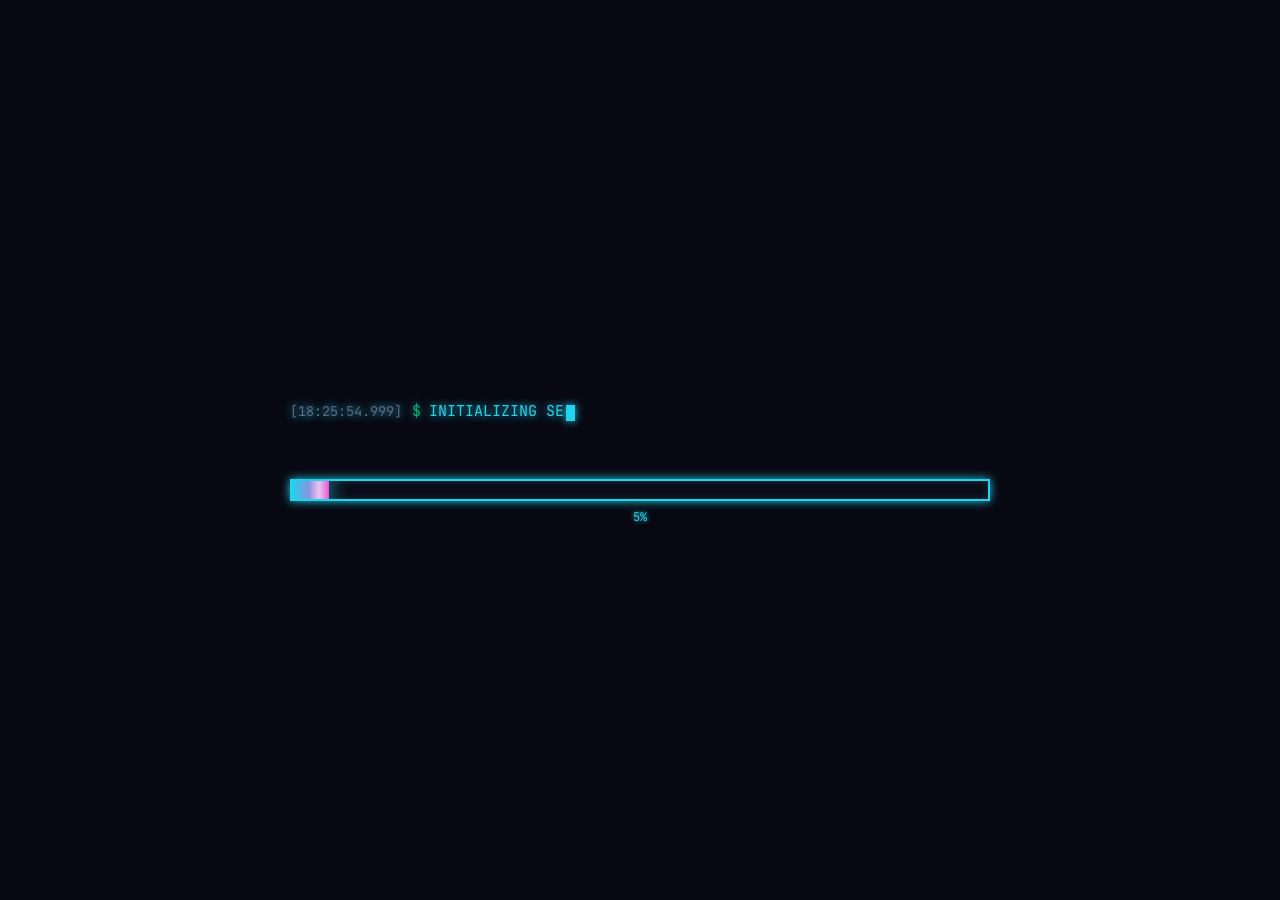
<file: index.html>
<!DOCTYPE html>
<html lang="zh-CN">
<head>
    <meta charset="UTF-8">
    <meta name="viewport" content="width=device-width, initial-scale=1.0, maximum-scale=5.0, user-scalable=yes, viewport-fit=cover">
    <title>🔐 SECRET GIFT TERMINAL</title>
    <!--
    ╔══════════════════════════════════════════════════════════════════╗
    ║           赛博朋克生日贺卡 - Cyberpunk Birthday Card             ║
    ║                    By VibeCoding Generator                       ║
    ╚══════════════════════════════════════════════════════════════════╝
    -->

    <!-- Google Fonts: JetBrains Mono -->
    <link rel="preconnect" href="https://fonts.googleapis.com">
    <link rel="preconnect" href="https://fonts.gstatic.com" crossorigin>
    <link href="https://fonts.googleapis.com/css2?family=JetBrains+Mono:wght@300;400;500;700&display=swap" rel="stylesheet">

    <!-- 外部样式表 -->
    <link rel="stylesheet" href="styles.css">

    <!-- 从太空回忆录返回时：立刻隐藏启动页，避免开机动画闪现一帧 -->
    <script>
        (function () {
            try {
                if (sessionStorage.getItem('birthday.skipBoot') !== '1') return;
                var style = document.createElement('style');
                style.textContent = '#boot-screen{display:none!important}';
                document.head.appendChild(style);
            } catch (err) { /* 隐私模式下忽略 */ }
        })();
    </script>
</head>
<body>
    <!-- ═══════════════════════════════════════════════════════════════
         Canvas背景层 - 粒子效果
         ═══════════════════════════════════════════════════════════════ -->
    <canvas id="particle-canvas"></canvas>

    <!-- ═══════════════════════════════════════════════════════════════
         Matrix数字雨Canvas
         ═══════════════════════════════════════════════════════════════ -->
    <canvas id="matrix-canvas"></canvas>

    <!-- ═══════════════════════════════════════════════════════════════
         扫描线效果层
         ═══════════════════════════════════════════════════════════════ -->
    <div class="scanlines" id="scanlines"></div>

    <!-- ═══════════════════════════════════════════════════════════════
         弹幕容器
         ═══════════════════════════════════════════════════════════════ -->
    <div class="danmaku-container" id="danmaku-container"></div>

    <!-- ═══════════════════════════════════════════════════════════════
         阶段1: 启动加载页
         ═══════════════════════════════════════════════════════════════ -->
    <div class="boot-screen" id="boot-screen">
        <div class="boot-content" id="boot-texts"></div>
        <div class="progress-bar">
            <div class="progress-fill" id="progress-fill"></div>
        </div>
        <div class="progress-text" id="progress-text">0%</div>
        <div class="press-key hidden" id="press-key">[ PRESS ANY KEY / CLICK TO UNLOCK ]</div>
    </div>

    <!-- ═══════════════════════════════════════════════════════════════
         阶段2: 主内容区
         ═══════════════════════════════════════════════════════════════ -->
    <div class="main-content" id="main-content">
        <div class="terminal-card">
            <!-- 标题 -->
            <div class="title-container">
                <h1 class="main-title" id="main-title">HAPPY BIRTHDAY</h1>
            </div>

            <!-- 祝福语区域 -->
            <div class="wishes-container" id="wishes-container"></div>

            <!-- 交互按钮 -->
            <div class="buttons-container">
                <button class="cyber-btn" id="btn-gallery">📸 打开记忆相册</button>
                <button class="cyber-btn" id="btn-danmaku">🎊 赛博弹幕雨</button>
                <button class="cyber-btn" id="btn-milktea">🧋 小宝喝奶茶</button>
            </div>
        </div>

        <!-- 底部签名 -->
        <div class="footer-signature">
            this cyber gift made for you ♡
        </div>
    </div>

    <!-- ═══════════════════════════════════════════════════════════════
         阶段3: 图片画廊弹窗
         ═══════════════════════════════════════════════════════════════ -->
    <div class="gallery-modal" id="gallery-modal">
        <div class="gallery-container">
            <div class="gallery-title">>> MEMORY GALLERY <<</div>
            <div class="gallery-image" id="gallery-image">
                <!-- 此处替换为照片 - 使用SVG占位 -->
                <svg width="200" height="200" viewBox="0 0 200 200" xmlns="http://www.w3.org/2000/svg">
                    <rect width="200" height="200" fill="#0d0d1a"/>
                    <circle cx="100" cy="80" r="40" fill="#22d3ee" opacity="0.3"/>
                    <rect x="50" y="130" width="100" height="50" rx="5" fill="#ff4dd2" opacity="0.3"/>
                    <text x="100" y="195" text-anchor="middle" fill="#a78bfa" font-size="12" font-family="monospace">
                        [照片位置 1/3]
                    </text>
                </svg>
            </div>
            <div class="gallery-nav">
                <button class="cyber-btn" id="gallery-prev">◄ 上一张</button>
                <button class="cyber-btn" id="gallery-next">下一张 ►</button>
            </div>
            <button class="cyber-btn gallery-close" id="gallery-close">关闭画廊</button>
        </div>
    </div>

    <!-- ═══════════════════════════════════════════════════════════════
         奶茶祝福弹窗
         ═══════════════════════════════════════════════════════════════ -->
    <div class="milktea-modal" id="milktea-modal" role="dialog" aria-modal="true" aria-labelledby="milktea-title">
        <div class="milktea-card">
            <div class="milktea-sticker" aria-hidden="true">🧋🎂</div>
            <div class="milktea-title" id="milktea-title">>> MILK TEA PROTOCOL <<</div>
            <p class="milktea-message">生日就是要大口喝奶茶大口吃蛋糕，长胖什么的就留给明天的自己吧！</p>
            <div class="milktea-redpacket">
                <span class="milktea-redpacket-label">口令红包：</span>
                <span class="milktea-redpacket-code" id="milktea-code">（先空出来）</span>
            </div>
            <button class="cyber-btn milktea-close" id="milktea-close">收下奶茶</button>
        </div>
    </div>

    <!-- 外部脚本 -->
    <script src="script.js"></script>
</body>
</html>
</file>
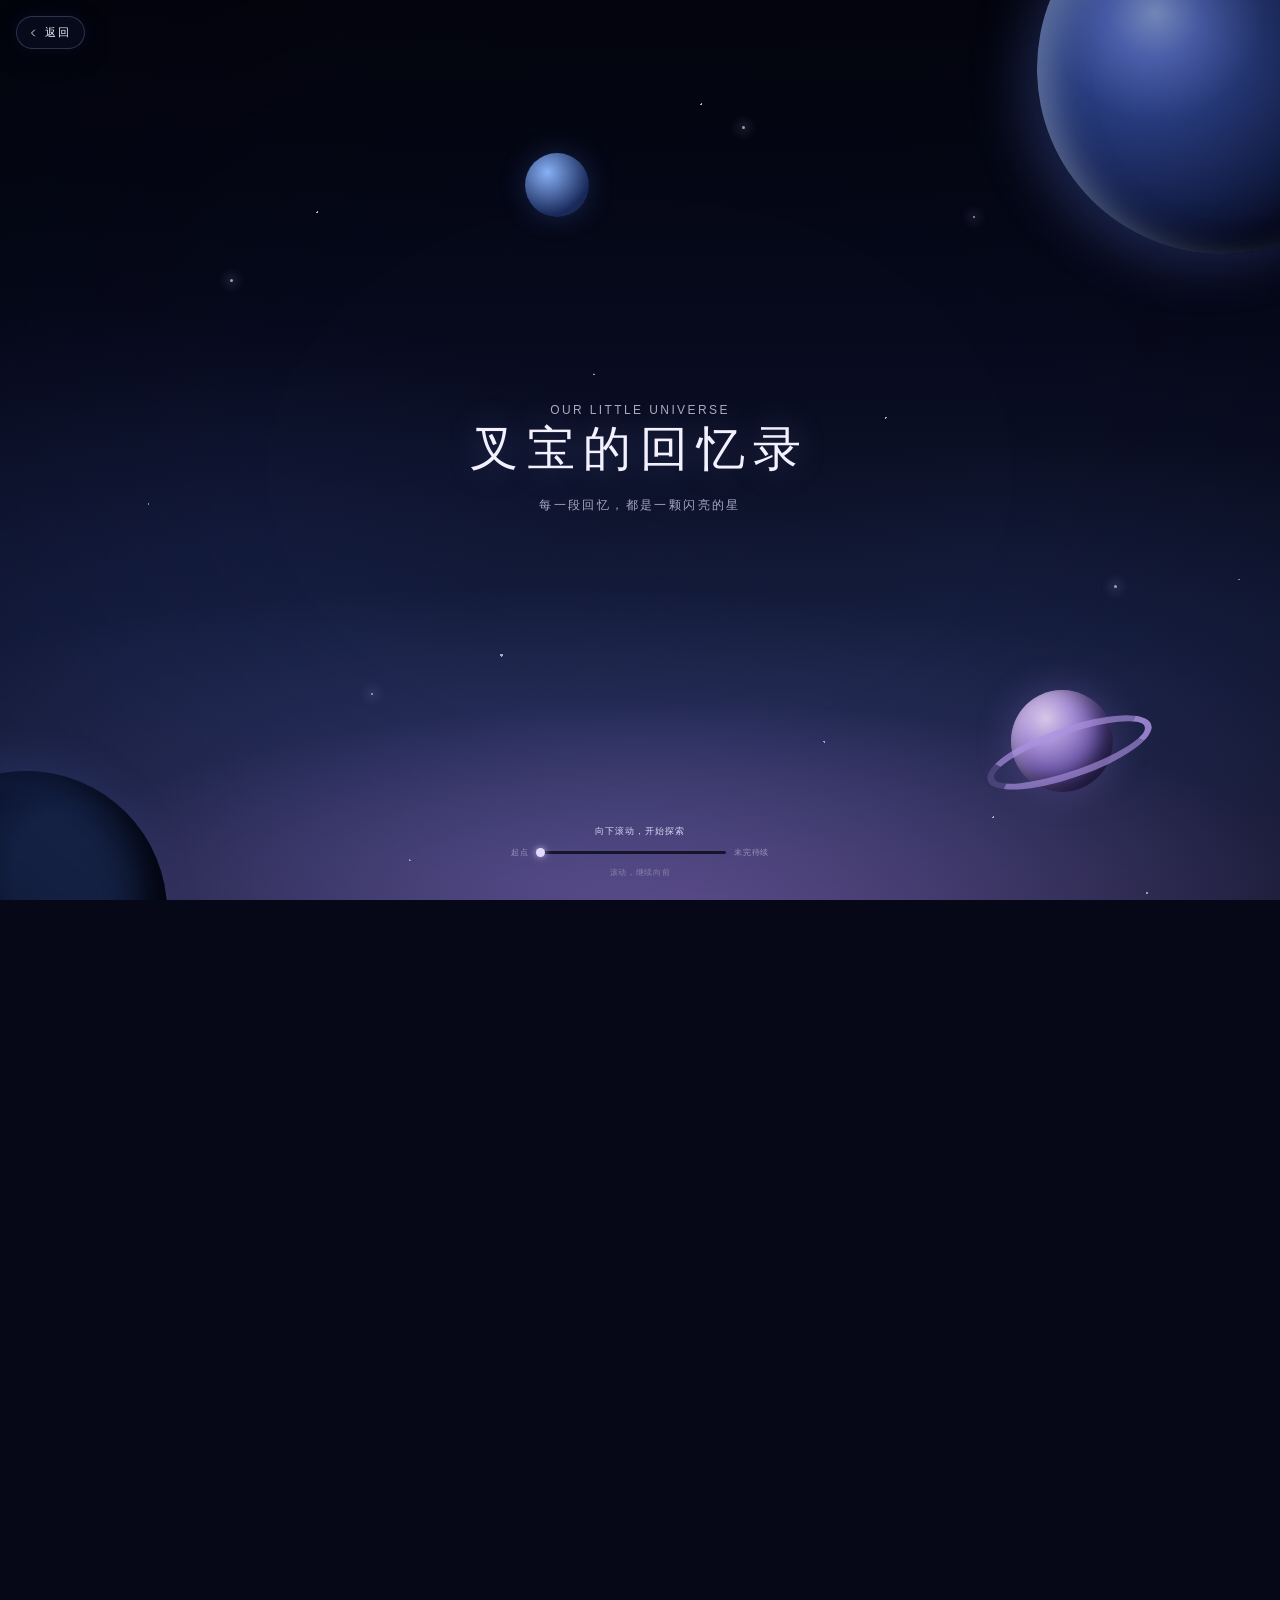
<file: space-memory.html>
<!doctype html>
<html lang="zh-CN">
<head>
  <meta charset="utf-8">
  <meta name="viewport" content="width=device-width, initial-scale=1">
  <meta name="theme-color" content="#070817">
  <title>叉宝的回忆录</title>
  <style>
    :root {
      color-scheme: dark;
      --ink: #f3f1ff;
      --muted: #aaa9c5;
      --lavender: #c7a7ff;
      --scene-progress: 0;
      font-family: Inter, "SF Pro Display", "PingFang SC", "Microsoft YaHei", sans-serif;
    }
    * { box-sizing: border-box; }
    html { background: #070817; scroll-behavior: smooth; }
    body { margin: 0; color: var(--ink); background: #070817; }
    .memory-experience { position: relative; isolation: isolate; overflow: clip; background: #070817; }
    .scroll-track { height: 500vh; position: relative; }
    .universe {
      position: sticky;
      top: 0;
      height: 100svh;
      min-height: 560px;
      overflow: hidden;
      background:
        radial-gradient(ellipse 72% 34% at 53% 104%, rgba(159, 119, 213, .52), transparent 76%),
        radial-gradient(ellipse 96% 42% at 42% 98%, rgba(91, 105, 190, .38), transparent 78%),
        radial-gradient(ellipse 68% 35% at 88% 76%, rgba(49, 65, 139, .23), transparent 78%),
        radial-gradient(ellipse 78% 50% at 8% 72%, rgba(35, 48, 110, .36), transparent 76%),
        linear-gradient(180deg, #03040d 0%, #070a1d 38%, #111832 70%, #242343 100%);
      perspective: 900px;
    }
    .universe::before, .universe::after {
      content: ""; position: absolute; inset: -10%; pointer-events: none;
    }
    .universe::before {
      opacity: .78;
      background-image:
        radial-gradient(1px 1px at 7% 15%, #fff 98%, transparent), radial-gradient(1px 1px at 18% 55%, #b9c9ff 98%, transparent),
        radial-gradient(1px 1px at 29% 28%, #fff 98%, transparent), radial-gradient(1.5px 1.5px at 41% 69%, #d5caff 98%, transparent),
        radial-gradient(1px 1px at 54% 18%, #fff 98%, transparent), radial-gradient(1px 1px at 66% 47%, #d3ddff 98%, transparent),
        radial-gradient(1.5px 1.5px at 78% 23%, #fff 98%, transparent), radial-gradient(1px 1px at 89% 62%, #c6bbff 98%, transparent),
        radial-gradient(1px 1px at 96% 11%, #fff 98%, transparent), radial-gradient(1px 1px at 11% 89%, #fff 98%, transparent),
        radial-gradient(1px 1px at 35% 88%, #d1d8ff 98%, transparent), radial-gradient(1px 1px at 73% 84%, #fff 98%, transparent),
        radial-gradient(1px 1px at 23% 8%, #fff 98%, transparent), radial-gradient(1px 1px at 47% 43%, #bfcaff 98%, transparent),
        radial-gradient(1px 1px at 83% 91%, #fff 98%, transparent), radial-gradient(1px 1px at 62% 77%, #d9d1ff 98%, transparent);
      background-size: 100% 100%;
      transform: translate3d(0, calc(var(--scene-progress) * -32px), 0);
    }
    .universe::after {
      background: radial-gradient(ellipse at 50% 52%, transparent 34%, rgba(2, 3, 12, .3) 76%, rgba(1, 2, 8, .64) 100%);
    }
    .star { position: absolute; width: 3px; height: 3px; border-radius: 50%; background: #f2eeff; box-shadow: 0 0 12px 2px rgba(200, 200, 255, .75); opacity: .7; animation: twinkle 3.5s ease-in-out infinite alternate; }
    .star.s1 { left: 18%; top: 31%; animation-delay: -1s; }
    .star.s2 { left: 76%; top: 24%; width: 2px; height: 2px; animation-delay: -2s; }
    .star.s3 { left: 87%; top: 65%; animation-delay: -.4s; }
    .star.s4 { left: 29%; top: 77%; width: 2px; height: 2px; animation-delay: -2.5s; }
    .star.s5 { left: 58%; top: 14%; animation-delay: -1.8s; }
    .planet { position: absolute; border-radius: 50%; pointer-events: none; will-change: transform; }
    .planet.one {
      width: clamp(140px, 22vw, 310px); aspect-ratio: 1; left: -9%; bottom: -17%;
      background: radial-gradient(circle at 68% 35%, #1b2c58 0 24%, #0b1230 51%, #050817 70%);
      box-shadow: inset -24px -12px 42px #01030b, inset 12px 3px 32px rgba(74, 112, 219, .28), -15px -8px 46px rgba(102, 133, 255, .2);
    }
    .planet.two {
      width: clamp(170px, 29vw, 400px); aspect-ratio: 1; right: -10%; top: -13%;
      background: radial-gradient(circle at 32% 35%, #a1bdff 0, #647ee1 13%, #314a9a 31%, #172455 57%, #070a1d 76%);
      box-shadow: inset 14px 12px 35px rgba(191, 214, 255, .56), inset -24px -8px 35px rgba(1, 4, 20, .9), -18px 12px 50px rgba(100, 133, 255, .28);
    }
    .planet.three {
      width: clamp(54px, 8vw, 108px); aspect-ratio: 1; right: 13%; bottom: 12%;
      background: radial-gradient(circle at 34% 28%, #f0dfff, #c3a7f4 24%, #856bc8 53%, #41376f 78%);
      box-shadow: inset -10px -8px 22px rgba(20, 14, 48, .8), inset 7px 4px 16px rgba(255, 239, 255, .4), 0 0 36px rgba(175, 141, 255, .28);
    }
    .planet.three::after { content: ""; position: absolute; width: 155%; height: 36%; left: -27%; top: 36%; border: 7px solid rgba(195, 166, 255, .68); border-left-color: rgba(195, 166, 255, .22); border-right-color: rgba(195, 166, 255, .9); border-radius: 50%; transform: rotate(-19deg); }
    .planet.four { width: clamp(38px, 5vw, 70px); aspect-ratio: 1; left: 41%; top: 17%; background: radial-gradient(circle at 35% 30%, #8db7ff, #18295a 70%); box-shadow: 0 0 28px rgba(92, 141, 255, .22); }
    .intro { position: absolute; inset: 0; z-index: 2; display: grid; place-content: center; text-align: center; padding: 24px; pointer-events: none; opacity: 1; transition: opacity .1s linear; }
    .intro.is-fading { transition: none; }
    .eyebrow { color: #c9c3e8; font-size: 10px; letter-spacing: .42em; text-transform: uppercase; margin: 0 0 18px; }
    .intro h1 { margin: 0; font-weight: 400; font-size: clamp(25px, 4vw, 48px); letter-spacing: .18em; text-shadow: 0 0 35px rgba(165, 166, 255, .28); }
    .intro p { margin: 16px 0 0; color: var(--muted); font-size: 12px; letter-spacing: .2em; }
    .memory-card {
      position: absolute; z-index: 3; top: 50%; left: 50%; width: min(290px, 34vw); min-width: 220px;
      padding: 12px; transform: translate3d(-50%, -50%) scale(.72); opacity: 0; visibility: hidden;
      background: rgba(13, 16, 37, .78); border: 1px solid rgba(199, 193, 255, .2); border-radius: 3px;
      box-shadow: 0 20px 70px rgba(0, 0, 0, .4), 0 0 36px rgba(107, 122, 255, .08); backdrop-filter: blur(12px);
      will-change: transform, opacity; transition: visibility .3s;
    }
    .memory-card.is-visible { visibility: visible; }
    .memory-photo {
      display: block; width: 100%; height: auto; overflow: hidden;
      border: 1px solid rgba(199, 193, 255, .18);
      background: linear-gradient(145deg, rgba(103, 117, 184, .2), rgba(13, 18, 44, .8)), radial-gradient(ellipse at 50% 100%, rgba(159, 122, 219, .18), transparent 55%);
    }
    .memory-card h2 { margin: 14px 2px 5px; font-size: 15px; font-weight: 400; letter-spacing: .06em; }
    .memory-card p { margin: 0 2px 3px; color: #9b9bb7; font-size: 10px; letter-spacing: .08em; }
    .memory-card:nth-of-type(odd) { --x: -148%; --y: -50%; }
    .memory-card:nth-of-type(even) { --x: 48%; --y: -50%; }
    .hud { position: absolute; z-index: 4; left: 50%; bottom: max(22px, env(safe-area-inset-bottom)); transform: translateX(-50%); width: min(310px, 62vw); text-align: center; }
    .chapter-label { min-height: 13px; margin-bottom: 5px; color: #dad5f4; font-size: 9px; letter-spacing: .12em; }
    .timeline { display: flex; align-items: center; justify-content: center; gap: 8px; }
    .timeline-label { flex: 0 0 auto; color: rgba(219, 215, 243, .56); font-size: 8px; letter-spacing: .08em; }
    .timeline input { appearance: none; -webkit-appearance: none; width: min(190px, 38vw); height: 3px; margin: 8px 0; border-radius: 3px; outline: 0; cursor: ew-resize; background: linear-gradient(to right, #d4caff 0%, #d4caff calc(var(--scene-progress) * 100%), rgba(12, 14, 28, .86) calc(var(--scene-progress) * 100%), rgba(12, 14, 28, .86) 100%); }
    .timeline input::-webkit-slider-thumb { appearance: none; -webkit-appearance: none; width: 9px; height: 9px; border: 0; border-radius: 50%; background: #e3dcff; box-shadow: 0 0 7px rgba(220, 208, 255, .8); }
    .timeline input::-moz-range-thumb { width: 9px; height: 9px; border: 0; border-radius: 50%; background: #e3dcff; box-shadow: 0 0 7px rgba(220, 208, 255, .8); }
    .scroll-hint { margin-top: 5px; color: rgba(210, 208, 235, .42); font-size: 8px; letter-spacing: .08em; }
    .closing-message {
      position: absolute; z-index: 5; top: 50%; left: 50%;
      transform: translate(-50%, -50%) scale(.96);
      width: min(680px, 84vw);
      padding: 40px 48px;
      text-align: center;
      color: var(--ink);
      font-size: clamp(15px, 1.8vw, 19px);
      line-height: 2.15;
      letter-spacing: .06em;
      background: rgba(13, 16, 37, .62);
      border: 1px solid rgba(199, 193, 255, .22);
      border-radius: 4px;
      backdrop-filter: blur(10px);
      box-shadow: 0 24px 70px rgba(0, 0, 0, .45), 0 0 50px rgba(107, 122, 255, .12);
      opacity: 0;
      pointer-events: none;
    }
    .closing-message p { margin: 0; }
    .closing-message::before, .closing-message::after {
      content: ""; display: block; width: 56px; height: 1px; margin: 0 auto;
      background: linear-gradient(to right, transparent, rgba(199, 167, 255, .55), transparent);
    }
    .closing-message::before { margin-bottom: 22px; }
    .closing-message::after { margin-top: 22px; }
    @keyframes twinkle { from { opacity: .25; transform: scale(.7); } to { opacity: .95; transform: scale(1.2); } }
    @keyframes nudge { 50% { transform: translateY(4px); } }
    .back-button {
      position: fixed; z-index: 10; top: max(16px, env(safe-area-inset-top)); left: max(16px, env(safe-area-inset-left));
      display: inline-flex; align-items: center; gap: 6px;
      padding: 8px 14px 8px 10px;
      color: var(--ink);
      font-family: inherit; font-size: 11px; letter-spacing: .14em;
      background: rgba(13, 16, 37, .58);
      border: 1px solid rgba(199, 193, 255, .22);
      border-radius: 999px;
      backdrop-filter: blur(10px);
      box-shadow: 0 6px 24px rgba(0, 0, 0, .35), 0 0 18px rgba(107, 122, 255, .1);
      cursor: pointer;
      transition: transform .18s ease, background .18s ease, border-color .18s ease;
      text-decoration: none;
    }
    .back-button:hover { background: rgba(31, 36, 74, .72); border-color: rgba(199, 193, 255, .42); transform: translateX(-2px); }
    .back-button:focus-visible { outline: 2px solid rgba(199, 167, 255, .7); outline-offset: 3px; }
    .back-button svg { width: 12px; height: 12px; stroke: currentColor; fill: none; stroke-width: 1.8; stroke-linecap: round; stroke-linejoin: round; }
    @media (max-width: 600px) {
      .universe { min-height: 500px; }
      .memory-card { width: min(250px, 66vw); min-width: 0; padding: 9px; }
      .memory-card { width: min(235px, 44vw); }
      .memory-card:nth-of-type(odd) { --x: -108%; --y: -50%; }
      .memory-card:nth-of-type(even) { --x: 8%; --y: -50%; }
      .planet.one { left: -22%; bottom: -8%; }
      .planet.two { right: -25%; top: -6%; }
      .planet.three { right: 7%; bottom: 20%; }
      .hud { bottom: max(24px, env(safe-area-inset-bottom)); }
    }
    @media (prefers-reduced-motion: reduce) {
      *, *::before, *::after { scroll-behavior: auto !important; animation-duration: .01ms !important; animation-iteration-count: 1 !important; }
    }
  </style>
</head>
<body>
  <a href="index.html" class="back-button" id="back-button" aria-label="返回主界面">
    <svg viewBox="0 0 24 24" aria-hidden="true"><path d="M15 6l-6 6 6 6"/></svg>
    <span>返回</span>
  </a>
  <main class="memory-experience" aria-label="太空回忆录">
    <div class="scroll-track" id="scroll-track">
      <section class="universe" id="universe" aria-label="滚动探索回忆">
        <i class="star s1"></i><i class="star s2"></i><i class="star s3"></i><i class="star s4"></i><i class="star s5"></i>
        <div class="planet one" data-depth=".18"></div><div class="planet two" data-depth=".32"></div>
        <div class="planet three" data-depth=".48"></div><div class="planet four" data-depth=".24"></div>
        <header class="intro"><p class="eyebrow">OUR LITTLE UNIVERSE</p><h1>叉宝的回忆录</h1><p>每一段回忆，都是一颗闪亮的星</p></header>
        <article class="memory-card" data-step="1" aria-label="回忆 26-6.1">
          <img class="memory-photo" src="photos/26_6_1.jpg" alt="26-6.1" loading="lazy"><p>26-6.1</p>
        </article>
        <article class="memory-card" data-step="2" aria-label="回忆 26-6.2">
          <img class="memory-photo" src="photos/26_6_2.jpg" alt="26-6.2" loading="lazy"><p>26-6.2</p>
        </article>
        <article class="memory-card" data-step="3" aria-label="回忆 26-6.3">
          <img class="memory-photo" src="photos/26_6_3.jpg" alt="26-6.3" loading="lazy"><p>26-6.3</p>
        </article>
        <article class="memory-card" data-step="4" aria-label="回忆 26-6.4">
          <img class="memory-photo" src="photos/26_6_4.jpg" alt="26-6.4" loading="lazy"><p>26-6.4</p>
        </article>
        <article class="memory-card" data-step="5" aria-label="回忆 26-7.1">
          <img class="memory-photo" src="photos/26_7_1.jpg" alt="26-7.1" loading="lazy"><p>26-7.1</p>
        </article>
        <article class="memory-card" data-step="6" aria-label="回忆 26-7.2">
          <img class="memory-photo" src="photos/26_7_2.jpg" alt="26-7.2" loading="lazy"><p>26-7.2</p>
        </article>
        <article class="memory-card" data-step="7" aria-label="回忆 26-7.3">
          <img class="memory-photo" src="photos/26_7_3.jpg" alt="26-7.3" loading="lazy"><p>26-7.3</p>
        </article>
        <article class="memory-card" data-step="8" aria-label="回忆 26-7.4">
          <img class="memory-photo" src="photos/26_7_4.jpg" alt="26-7.4" loading="lazy"><p>26-7.4</p>
        </article>
        <article class="memory-card" data-step="9" aria-label="回忆 26-8.1">
          <img class="memory-photo" src="photos/26_8_1.jpg" alt="26-8.1" loading="lazy"><p>26-8.1</p>
        </article>
        <article class="memory-card" data-step="10" aria-label="回忆 26-8.2">
          <img class="memory-photo" src="photos/26_8_2.jpg" alt="26-8.2" loading="lazy"><p>26-8.2</p>
        </article>
        <article class="memory-card" data-step="11" aria-label="回忆 26-8.3">
          <img class="memory-photo" src="photos/26_8_3.jpg" alt="26-8.3" loading="lazy"><p>26-8.3</p>
        </article>
        <article class="memory-card" data-step="12" aria-label="回忆 26-8.4">
          <img class="memory-photo" src="photos/26_8_4.jpg" alt="26-8.4" loading="lazy"><p>26-8.4</p>
        </article>
        <article class="memory-card" data-step="13" aria-label="回忆 26-9.1">
          <img class="memory-photo" src="photos/26_9_1.jpg" alt="26-9.1" loading="lazy"><p>26-9.1</p>
        </article>
        <article class="memory-card" data-step="14" aria-label="回忆 26-9.2">
          <img class="memory-photo" src="photos/26_9_2.jpg" alt="26-9.2" loading="lazy"><p>26-9.2</p>
        </article>
        <article class="memory-card" data-step="15" aria-label="回忆 26-9.3">
          <img class="memory-photo" src="photos/26_9_3.jpg" alt="26-9.3" loading="lazy"><p>26-9.3</p>
        </article>
        <article class="memory-card" data-step="16" aria-label="回忆 26-9.4">
          <img class="memory-photo" src="photos/26_9_4.jpg" alt="26-9.4" loading="lazy"><p>26-9.4</p>
        </article>
        <article class="memory-card" data-step="17" aria-label="回忆 26_10_1">
          <img class="memory-photo" src="photos/26_10_1.jpg" alt="26_10_1" loading="lazy"><p>26_10_1</p>
        </article>
        <article class="memory-card" data-step="18" aria-label="回忆 26_10_2">
          <img class="memory-photo" src="photos/26_10_2.jpg" alt="26_10_2" loading="lazy"><p>26_10_2</p>
        </article>
        <article class="memory-card" data-step="19" aria-label="回忆 26_10_3">
          <img class="memory-photo" src="photos/26_10_3.jpg" alt="26_10_3" loading="lazy"><p>26_10_3</p>
        </article>
        <article class="closing-message" aria-label="结尾寄语">
          <p>回看一下，叉宝的已经出了这么多套图了，无论是月票还是周边，都有着不小的进步呢（虽然本来就非常优秀了！），有越来越多的人喜欢了，同时呢，这几个月有叉宝的陪伴，我真的很开心啊，我们的故事才刚刚开始，希望以后每天都能陪着叉宝，每个月都能看到叉宝精美的月票，每年都能陪着叉宝一起过生日！！！</p>
        </article>
        <nav class="hud" aria-label="回忆进度">
          <div class="chapter-label" id="chapter-label">向下滚动，开始探索</div>
          <div class="timeline"><span class="timeline-label">起点</span><input id="timeline-range" type="range" min="0" max="1000" value="0" aria-label="回忆进度"><span class="timeline-label">未完待续</span></div>
          <div class="scroll-hint">滚动，继续向前</div>
        </nav>
      </section>
    </div>
  </main>
  <script>
    (() => {
      const track = document.querySelector('#scroll-track');
      const scene = document.querySelector('#universe');
      const cards = [...document.querySelectorAll('.memory-card')];
      const planets = [...document.querySelectorAll('.planet')];
      const label = document.querySelector('#chapter-label');
      const range = document.querySelector('#timeline-range');
      const closing = document.querySelector('.closing-message');
      const titles = ['向下滚动，开始探索', '26-6.1', '26-6.2', '26-6.3', '26-6.4', '26-7.1', '26-7.2', '26-7.3', '26-7.4', '26-8.1', '26-8.2', '26-8.3', '26-8.4', '26-9.1', '26-9.2', '26-9.3', '26-9.4', '26_10_1', '26_10_2', '26_10_3'];
      let frame = 0;

      // 19 张卡片 + 1 个结尾寄语 = 20 个节点，节点之间的间隔统一为 FADE_INTERVAL
      const TOTAL_CARDS = 19;
      const TOTAL_STEPS = TOTAL_CARDS + 1;
      const FADE_INTERVAL = .01;
      const PHASE_RANGE = (1 / TOTAL_STEPS - FADE_INTERVAL) / 2;

      function render() {
        frame = 0;
        const bounds = track.getBoundingClientRect();
        const distance = Math.max(1, track.offsetHeight - window.innerHeight);
        const progress = Math.max(0, Math.min(1, -bounds.top / distance));
        scene.style.setProperty('--scene-progress', progress.toFixed(4));
        range.value = String(Math.round(progress * 1000));

        cards.forEach((card, index) => {
          const center = (index + 1) / TOTAL_STEPS;
          const phase = (progress - center) / PHASE_RANGE;
          const absPhase = Math.min(1, Math.abs(phase));
          const t = Math.max(0, (absPhase - .4) / .6);
          const visibility = Math.max(0, 1 - t * t * (3 - 2 * t));

          const x = parseFloat(getComputedStyle(card).getPropertyValue('--x')) || -50;
          const y = parseFloat(getComputedStyle(card).getPropertyValue('--y')) || -50;
          const scale = .82 + visibility * .18;
          card.style.opacity = visibility.toFixed(3);
          card.style.transform = `translate3d(${x}%, ${y + (1 - visibility) * 22}%, 0) scale(${scale})`;
          card.classList.toggle('is-visible', visibility > .015);
        });

        planets.forEach(planet => {
          const depth = Number(planet.dataset.depth);
          planet.style.transform = `translate3d(${Math.sin(progress * Math.PI * 2) * depth * 32}px, ${progress * depth * -90}px, 0) scale(${1 + progress * depth * .18})`;
        });

        if (closing) {
          // 最后一个节点（寄语）开始淡入的时机 = 最后一张照片的淡出终点 + FADE_INTERVAL
          const messageStart = TOTAL_CARDS / TOTAL_STEPS + PHASE_RANGE + FADE_INTERVAL;
          const c = Math.max(0, Math.min(1, (progress - messageStart) / (1 - messageStart)));
          const eased = c * c * (3 - 2 * c);
          closing.style.opacity = eased.toFixed(3);
          closing.style.transform = `translate(-50%, -50%) scale(${(.96 + .04 * eased).toFixed(3)})`;
        }

        const activeStep = Math.min(TOTAL_CARDS, Math.max(0, Math.round(progress * TOTAL_STEPS)));
        label.textContent = titles[activeStep];

        // Intro：和所有卡片用同样的平滑过渡曲线
        const introPhase = progress / PHASE_RANGE;
        const introAbsPhase = Math.min(1, Math.abs(introPhase));
        const introT = Math.max(0, (introAbsPhase - .4) / .6);
        const introVisibility = Math.max(0, 1 - introT * introT * (3 - 2 * introT));
        const introEl = document.querySelector('.intro');
        if (introEl) introEl.style.opacity = introVisibility.toFixed(3);
      }

      function scheduleRender() { if (!frame) frame = requestAnimationFrame(render); }
      window.addEventListener('scroll', scheduleRender, { passive: true });
      window.addEventListener('resize', scheduleRender);
      range.addEventListener('input', () => {
        const distance = track.offsetHeight - window.innerHeight;
        const targetProgress = Number(range.value) / 1000;
        window.scrollTo({ top: track.offsetTop + distance * targetProgress, behavior: 'smooth' });
      });
      render();
    })();

    // 返回主界面：标记跳过开机加载动画，保证回到的是主卡片而不是启动页
    (() => {
      const backButton = document.querySelector('#back-button');
      if (!backButton) return;
      backButton.addEventListener('click', () => {
        try { sessionStorage.setItem('birthday.skipBoot', '1'); } catch (err) { /* 忽略 */ }
      });
    })();
  </script>
</body>
</html>
</file>
<file: styles.css>
/* ═══════════════════════════════════════════════════════════════
   赛博朋克生日贺卡 - 样式表
   styles.css
   ═══════════════════════════════════════════════════════════════ */

/* ═══════════════════════════════════════════════════════════════
   CSS变量配置区 - 所有可自定义参数集中管理
   ═══════════════════════════════════════════════════════════════ */
:root {
    /* 配色方案 */
    --bg-primary: #080812;
    --bg-secondary: #0d0d1a;
    --neon-cyan: #22d3ee;
    --neon-pink: #ff4dd2;
    --neon-purple: #a78bfa;
    --neon-green: #00ff9f;
    --text-primary: #e0e0e0;
    --text-dim: #666680;

    /* 特效开关 */
    --glitch-enabled: 1;           /* Glitch故障效果开关: 1开启 0关闭 */
    --scanline-enabled: 1;         /* 扫描线效果开关: 1开启 0关闭 */
    --particles-enabled: 1;        /* 粒子背景开关: 1开启 0关闭 */

    /* 动画参数 */
    --typewriter-speed: 80;        /* 打字速度(ms/字) */
    --particle-count: 50;          /* 粒子数量 */
    --glow-intensity: 0.8;         /* 发光强度 */
}

/* ═══════════════════════════════════════════════════════════════
   基础重置与全局样式
   ═══════════════════════════════════════════════════════════════ */
* {
    margin: 0;
    padding: 0;
    box-sizing: border-box;
}

html, body {
    width: 100%;
    min-height: 100vh;
    min-height: 100dvh;
    overflow-x: hidden;
    background: var(--bg-primary);
    font-family: 'JetBrains Mono', Consolas, 'Courier New', monospace;
    color: var(--text-primary);
    -webkit-text-size-adjust: 100%;
    -webkit-tap-highlight-color: transparent;
    touch-action: manipulation;
}

/* ═══════════════════════════════════════════════════════════════
   Canvas背景层 - 动态粒子与噪点
   ═══════════════════════════════════════════════════════════════ */
#particle-canvas {
    position: fixed;
    top: 0;
    left: 0;
    width: 100%;
    height: 100%;
    z-index: 0;
    pointer-events: none;
}

/* ═══════════════════════════════════════════════════════════════
   扫描线效果层
   ═══════════════════════════════════════════════════════════════ */
.scanlines {
    position: fixed;
    top: 0;
    left: 0;
    width: 100%;
    height: 100%;
    z-index: 1;
    pointer-events: none;
    background: repeating-linear-gradient(
        0deg,
        transparent,
        transparent 2px,
        rgba(0, 0, 0, 0.1) 2px,
        rgba(0, 0, 0, 0.1) 4px
    );
    animation: scanlines-move 8s linear infinite;
    opacity: 0.3;
}

@keyframes scanlines-move {
    0% { background-position: 0 0; }
    100% { background-position: 0 100%; }
}

/* ═══════════════════════════════════════════════════════════════
   阶段1: 启动加载页
   ═══════════════════════════════════════════════════════════════ */
.boot-screen {
    position: fixed;
    top: 0;
    left: 0;
    width: 100%;
    height: 100vh;
    height: 100dvh;
    background: var(--bg-primary);
    z-index: 100;
    display: flex;
    flex-direction: column;
    justify-content: center;
    align-items: center;
    padding: max(20px, env(safe-area-inset-top)) 20px max(20px, env(safe-area-inset-bottom)) 20px;
    transition: opacity 0.5s ease;
    overflow-y: auto;
    -webkit-overflow-scrolling: touch;
}

.boot-screen.hidden {
    opacity: 0;
    pointer-events: none;
}

.boot-content {
    width: 100%;
    max-width: 700px;
    padding: 20px 0;
    word-wrap: break-word;
    overflow-wrap: break-word;
}

.boot-text {
    font-size: clamp(12px, 2.5vw, 15px);
    color: var(--neon-cyan);
    text-shadow: 0 0 8px var(--neon-cyan);
    margin: 6px 0;
    text-align: left;
    width: 100%;
    min-height: 22px;
    opacity: 0;
    transform: translateY(4px);
    transition: opacity 0.3s ease, transform 0.3s ease;
    line-height: 1.4;
}

.boot-text.visible {
    opacity: 1;
    transform: translateY(0);
}

.boot-text .line-prefix {
    color: var(--neon-green);
    margin-right: 8px;
    opacity: 0.7;
}

.boot-text .status {
    color: var(--neon-pink);
    margin-left: 8px;
    font-weight: 700;
}

.boot-text .timestamp {
    color: var(--text-dim);
    margin-right: 10px;
    font-size: 0.9em;
}

.cursor {
    display: inline-block;
    width: 9px;
    height: 16px;
    background: var(--neon-cyan);
    box-shadow: 0 0 8px var(--neon-cyan);
    animation: blink 0.7s steps(2) infinite;
    vertical-align: text-bottom;
    margin-left: 2px;
    will-change: opacity;
}

@keyframes blink {
    0%, 50% { opacity: 1; }
    50.01%, 100% { opacity: 0; }
}

.progress-bar {
    width: 100%;
    max-width: 700px;
    height: 22px;
    border: 2px solid var(--neon-cyan);
    margin-top: 30px;
    position: relative;
    overflow: hidden;
    box-shadow: 0 0 10px var(--neon-cyan), inset 0 0 10px rgba(34, 211, 238, 0.2);
    background: rgba(13, 13, 26, 0.5);
}

.progress-fill {
    height: 100%;
    background: linear-gradient(90deg, var(--neon-cyan), var(--neon-pink));
    width: 0%;
    /* 不设置 transition：由 JS 的 requestAnimationFrame 直接控制，每帧都更新 */
    box-shadow: 0 0 20px var(--neon-cyan);
    position: relative;
    will-change: width;
}

/* 进度条上的扫描光带 */
.progress-fill::after {
    content: '';
    position: absolute;
    top: 0;
    right: 0;
    width: 20px;
    height: 100%;
    background: linear-gradient(90deg, transparent, rgba(255, 255, 255, 0.6), transparent);
    animation: progress-shine 1.5s ease-in-out infinite;
}

@keyframes progress-shine {
    0% { transform: translateX(-20px); opacity: 0; }
    50% { opacity: 1; }
    100% { transform: translateX(20px); opacity: 0; }
}

.progress-text {
    text-align: center;
    color: var(--neon-cyan);
    font-size: clamp(10px, 2vw, 12px);
    margin-top: 8px;
    text-shadow: 0 0 5px var(--neon-cyan);
    font-family: inherit;
}

.press-key {
    margin-top: 40px;
    font-size: clamp(14px, 3vw, 18px);
    color: var(--neon-pink);
    text-shadow: 0 0 10px var(--neon-pink), 0 0 30px var(--neon-pink);
    animation: pulse 1.5s ease-in-out infinite;
    cursor: pointer;
}

@keyframes pulse {
    0%, 100% { opacity: 1; transform: scale(1); }
    50% { opacity: 0.7; transform: scale(1.02); }
}

/* ═══════════════════════════════════════════════════════════════
   阶段2: 主内容区
   ═══════════════════════════════════════════════════════════════ */
.main-content {
    position: fixed;
    top: 0;
    left: 0;
    width: 100%;
    height: 100vh;
    height: 100dvh;
    z-index: 50;
    display: flex;
    flex-direction: column;
    justify-content: center;
    align-items: center;
    padding: max(20px, env(safe-area-inset-top)) 16px max(20px, env(safe-area-inset-bottom)) 16px;
    opacity: 0;
    transition: opacity 0.8s ease;
    pointer-events: none;
    overflow-y: auto;
    -webkit-overflow-scrolling: touch;
}

.main-content.visible {
    opacity: 1;
    pointer-events: all;
}

/* 终端卡片框 */
.terminal-card {
    background: rgba(13, 13, 26, 0.95);
    border: 2px solid var(--neon-cyan);
    border-radius: 8px;
    padding: clamp(20px, 5vw, 40px);
    max-width: 700px;
    width: 90%;
    box-shadow:
        0 0 20px rgba(34, 211, 238, 0.3),
        0 0 40px rgba(34, 211, 238, 0.1),
        inset 0 0 20px rgba(34, 211, 238, 0.05);
    position: relative;
    overflow: hidden;
}

/* 终端卡片顶部装饰条 */
.terminal-card::before {
    content: '';
    position: absolute;
    top: 0;
    left: 0;
    right: 0;
    height: 3px;
    background: linear-gradient(90deg, var(--neon-cyan), var(--neon-pink), var(--neon-purple));
}

/* 标题区域 */
.title-container {
    text-align: center;
    margin-bottom: 30px;
}

.main-title {
    font-size: clamp(24px, 6vw, 48px);
    font-weight: 700;
    color: var(--neon-pink);
    text-shadow:
        0 0 10px var(--neon-pink),
        0 0 20px var(--neon-pink),
        0 0 40px var(--neon-pink),
        0 0 80px var(--neon-pink);
    animation: glitch-text 3s infinite;
    cursor: pointer;
    user-select: none;
}

@keyframes glitch-text {
    0%, 90%, 100% {
        transform: translate(0);
        text-shadow:
            0 0 10px var(--neon-pink),
            0 0 20px var(--neon-pink),
            0 0 40px var(--neon-pink);
    }
    92% {
        transform: translate(-2px, 1px);
        text-shadow:
            -2px 0 var(--neon-cyan),
            2px 0 var(--neon-pink);
    }
    94% {
        transform: translate(2px, -1px);
        text-shadow:
            2px 0 var(--neon-cyan),
            -2px 0 var(--neon-pink);
    }
    96% {
        transform: translate(-1px, 2px);
        text-shadow:
            -1px 0 var(--neon-purple),
            1px 0 var(--neon-cyan);
    }
}

/* 祝福语区域 */
.wishes-container {
    min-height: 200px;
    margin-bottom: 30px;
}

.wish-line {
    font-size: clamp(14px, 3vw, 18px);
    color: var(--neon-cyan);
    margin: 12px 0;
    opacity: 0;
    text-shadow: 0 0 8px var(--neon-cyan);
    display: flex;
    align-items: flex-start;
}

.wish-line.visible {
    opacity: 1;
}

.wish-line::before {
    content: '>';
    color: var(--neon-green);
    margin-right: 10px;
    flex-shrink: 0;
}

.wish-line .cursor-small {
    display: inline-block;
    width: 8px;
    height: 16px;
    background: var(--neon-cyan);
    animation: blink 0.8s infinite;
    vertical-align: middle;
}

/* ═══════════════════════════════════════════════════════════════
   交互按钮区
   ═══════════════════════════════════════════════════════════════ */
.buttons-container {
    display: flex;
    flex-wrap: wrap;
    justify-content: center;
    gap: 15px;
    margin-top: 20px;
}

.cyber-btn {
    background: transparent;
    border: 2px solid var(--neon-purple);
    color: var(--neon-purple);
    font-family: inherit;
    font-size: clamp(13px, 2.8vw, 15px);
    padding: 14px 24px;
    min-height: 48px;
    cursor: pointer;
    position: relative;
    overflow: hidden;
    transition: all 0.3s ease;
    text-transform: uppercase;
    letter-spacing: 1px;
    border-radius: 4px;
    text-shadow: 0 0 8px var(--neon-purple);
    box-shadow: 0 0 10px rgba(167, 139, 250, 0.3);
    touch-action: manipulation;
    -webkit-user-select: none;
    user-select: none;
}

.cyber-btn::before {
    content: '';
    position: absolute;
    top: 0;
    left: -100%;
    width: 100%;
    height: 100%;
    background: linear-gradient(90deg, transparent, rgba(167, 139, 250, 0.3), transparent);
    transition: left 0.5s ease;
}

.cyber-btn:hover::before {
    left: 100%;
}

.cyber-btn:active {
    transform: scale(0.98);
}

.cyber-btn.active {
    background: var(--neon-purple);
    color: var(--bg-primary);
}

/* 仅在真正支持 hover 的设备（桌面鼠标）上启用 hover 缩放
   触屏设备点击后 :hover 会粘住，导致按钮一直放大无法恢复 */
@media (hover: hover) {
    .cyber-btn:hover {
        transform: scale(1.05);
        box-shadow:
            0 0 20px rgba(167, 139, 250, 0.5),
            0 0 40px rgba(167, 139, 250, 0.3);
        animation: btn-glitch 0.3s ease;
    }
}

@keyframes btn-glitch {
    0%, 100% { transform: scale(1.05) translate(0); }
    25% { transform: scale(1.05) translate(-1px, 1px); }
    50% { transform: scale(1.05) translate(1px, -1px); }
    75% { transform: scale(1.05) translate(-1px, -1px); }
}

/* ═══════════════════════════════════════════════════════════════
   阶段3: 图片画廊弹窗
   ═══════════════════════════════════════════════════════════════ */
.gallery-modal {
    position: fixed;
    top: 0;
    left: 0;
    width: 100%;
    height: 100%;
    background: rgba(8, 8, 18, 0.95);
    z-index: 200;
    display: flex;
    flex-direction: column;
    justify-content: center;
    align-items: center;
    opacity: 0;
    pointer-events: none;
    transition: opacity 0.3s ease;
}

.gallery-modal.visible {
    opacity: 1;
    pointer-events: all;
}

.gallery-container {
    width: 90%;
    max-width: 600px;
    text-align: center;
}

.gallery-title {
    font-size: 18px;
    color: var(--neon-cyan);
    margin-bottom: 20px;
    text-shadow: 0 0 10px var(--neon-cyan);
}

.gallery-image {
    width: 100%;
    max-height: 60vh;
    border: 2px solid var(--neon-purple);
    border-radius: 8px;
    box-shadow: 0 0 30px rgba(167, 139, 250, 0.3);
    display: flex;
    justify-content: center;
    align-items: center;
    background: var(--bg-secondary);
    overflow: hidden;
    min-height: 300px;
}

.gallery-image img {
    max-width: 100%;
    max-height: 60vh;
    object-fit: contain;
}

.gallery-nav {
    display: flex;
    justify-content: space-between;
    margin-top: 20px;
    gap: 15px;
}

.gallery-nav button {
    flex: 1;
}

.gallery-close {
    margin-top: 20px;
    width: 100%;
}

/* ═══════════════════════════════════════════════════════════════
   奶茶祝福弹窗
   ═══════════════════════════════════════════════════════════════ */
.milktea-modal {
    position: fixed;
    inset: 0;
    background: rgba(8, 8, 18, 0.92);
    z-index: 220;
    display: flex;
    justify-content: center;
    align-items: center;
    padding: max(24px, env(safe-area-inset-top)) 20px max(24px, env(safe-area-inset-bottom));
    opacity: 0;
    pointer-events: none;
    transition: opacity 0.3s ease;
    backdrop-filter: blur(6px);
}

.milktea-modal.visible {
    opacity: 1;
    pointer-events: all;
}

.milktea-card {
    width: 100%;
    max-width: 460px;
    background: rgba(13, 13, 26, 0.95);
    border: 2px solid var(--neon-pink, #ff4dd2);
    border-radius: 12px;
    padding: clamp(24px, 5vw, 36px);
    text-align: center;
    box-shadow:
        0 0 30px rgba(255, 77, 210, 0.35),
        inset 0 0 20px rgba(167, 139, 250, 0.08);
    transform: translateY(12px) scale(0.96);
    transition: transform 0.35s cubic-bezier(.2,.7,.3,1.2);
}

.milktea-modal.visible .milktea-card {
    transform: translateY(0) scale(1);
}

.milktea-sticker {
    font-size: clamp(40px, 9vw, 56px);
    line-height: 1;
    margin-bottom: 14px;
    filter: drop-shadow(0 0 12px rgba(255, 77, 210, 0.55));
    animation: milktea-bob 2.4s ease-in-out infinite;
}

@keyframes milktea-bob {
    0%, 100% { transform: translateY(0) rotate(-3deg); }
    50% { transform: translateY(-6px) rotate(3deg); }
}

.milktea-title {
    font-size: clamp(13px, 3vw, 16px);
    color: var(--neon-cyan, #22d3ee);
    letter-spacing: 0.25em;
    margin-bottom: 18px;
    text-shadow: 0 0 10px var(--neon-cyan, #22d3ee);
}

.milktea-message {
    color: var(--ink, #f5f3ff);
    font-size: clamp(15px, 3.6vw, 18px);
    line-height: 1.8;
    letter-spacing: 0.04em;
    margin: 0 0 22px;
    text-shadow: 0 0 6px rgba(199, 167, 255, 0.35);
}

.milktea-redpacket {
    display: inline-flex;
    flex-wrap: wrap;
    align-items: center;
    justify-content: center;
    gap: 8px;
    padding: 12px 18px;
    margin-bottom: 24px;
    background: rgba(255, 77, 210, 0.1);
    border: 1px dashed rgba(255, 77, 210, 0.6);
    border-radius: 8px;
    color: var(--neon-pink, #ff4dd2);
    font-size: clamp(13px, 3vw, 15px);
    letter-spacing: 0.08em;
    text-shadow: 0 0 6px rgba(255, 77, 210, 0.55);
}

.milktea-redpacket-label {
    color: rgba(245, 243, 255, 0.7);
    text-shadow: none;
}

.milktea-redpacket-code {
    font-weight: 700;
}

.milktea-close {
    width: 100%;
}

/* 触屏设备防 :hover 粘住 */
@media (hover: hover) {
    .milktea-close:hover {
        transform: scale(1.05);
        box-shadow:
            0 0 20px rgba(167, 139, 250, 0.5),
            0 0 40px rgba(167, 139, 250, 0.3);
    }
}

/* ═══════════════════════════════════════════════════════════════
   弹幕效果层
   ═══════════════════════════════════════════════════════════════ */
.danmaku-container {
    position: fixed;
    top: 0;
    left: 0;
    width: 100%;
    height: 100%;
    z-index: 150;
    pointer-events: none;
    overflow: hidden;
}

.danmaku-item {
    position: absolute;
    white-space: nowrap;
    font-weight: 600;
    will-change: transform, opacity;
    font-family: 'Courier New', monospace;
}

/* ========== 样式1：默认霓虹飞行 ========== */
.danmaku-style-default {
    font-size: clamp(14px, 2.8vw, 20px);
    animation: danmaku-fly 10s linear forwards;
    text-shadow:
        0 0 4px currentColor,
        0 0 10px currentColor,
        0 0 18px currentColor;
}

/* ========== 样式2：赛博方块（带边框背景） ========== */
.danmaku-style-block {
    font-size: clamp(12px, 2.4vw, 17px);
    padding: 4px 12px;
    background: rgba(13, 13, 26, 0.7);
    border: 1.5px solid currentColor;
    box-shadow:
        0 0 6px currentColor,
        inset 0 0 8px currentColor;
    animation: danmaku-fly 11s linear forwards;
    letter-spacing: 1px;
}

/* ========== 样式3：超大大表情 ========== */
.danmaku-style-emoji {
    font-size: clamp(28px, 6vw, 48px);
    animation: danmaku-fly-bounce 8s linear forwards;
    filter: drop-shadow(0 0 8px rgba(255, 255, 255, 0.5));
}

/* ========== 样式4：渐变光带 ========== */
.danmaku-style-gradient {
    font-size: clamp(16px, 3.2vw, 24px);
    font-weight: 800;
    background: linear-gradient(90deg, #22d3ee, #ff4dd2, #a78bfa, #00ff9f);
    background-size: 200% 100%;
    -webkit-background-clip: text;
    background-clip: text;
    -webkit-text-fill-color: transparent;
    animation: danmaku-fly-gradient 12s linear forwards;
    filter: drop-shadow(0 0 6px rgba(255, 77, 210, 0.6));
}

/* ========== 样式5：故障风（带偏移伪影） ========== */
.danmaku-style-glitch {
    font-size: clamp(14px, 2.8vw, 20px);
    animation: danmaku-fly 9s linear forwards;
    text-shadow:
        2px 0 #ff4dd2,
        -2px 0 #22d3ee,
        0 0 8px currentColor;
    letter-spacing: 2px;
}

/* ========== 样式6：代码风带括号 ========== */
.danmaku-style-code {
    font-size: clamp(12px, 2.4vw, 16px);
    padding: 3px 10px;
    background: rgba(0, 255, 159, 0.08);
    border-left: 3px solid currentColor;
    color: #00ff9f !important;
    animation: danmaku-fly 10s linear forwards;
    text-shadow: 0 0 4px currentColor;
}

/* ========== 样式7：超大字慢飘 ========== */
.danmaku-style-huge {
    font-size: clamp(32px, 7vw, 60px);
    font-weight: 900;
    animation: danmaku-fly-slow 14s linear forwards;
    text-shadow:
        0 0 8px currentColor,
        0 0 20px currentColor,
        0 0 40px currentColor;
    letter-spacing: 3px;
}

/* ========== 关键帧：水平飞行 ========== */
@keyframes danmaku-fly {
    0% {
        transform: translateX(100vw);
        opacity: 0;
    }
    5% { opacity: 1; }
    90% { opacity: 1; }
    100% {
        transform: translateX(-100%);
        opacity: 0;
    }
}

/* ========== 关键帧：弹跳飞行 ========== */
@keyframes danmaku-fly-bounce {
    0% {
        transform: translateX(100vw) scale(0) rotate(0deg);
        opacity: 0;
    }
    10% {
        transform: translateX(80vw) scale(1.3) rotate(15deg);
        opacity: 1;
    }
    25% {
        transform: translateX(60vw) scale(0.9) rotate(-10deg);
    }
    40% {
        transform: translateX(40vw) scale(1.1) rotate(8deg);
    }
    60% {
        transform: translateX(20vw) scale(0.95) rotate(-5deg);
    }
    80% {
        transform: translateX(0) scale(1.05) rotate(2deg);
    }
    100% {
        transform: translateX(-50%) scale(0.8) rotate(0deg);
        opacity: 0;
    }
}

/* ========== 关键帧：渐变流动 ========== */
@keyframes danmaku-fly-gradient {
    0% {
        transform: translateX(100vw);
        opacity: 0;
        background-position: 0% 50%;
    }
    10% { opacity: 1; }
    90% { opacity: 1; }
    100% {
        transform: translateX(-100%);
        opacity: 0;
        background-position: 200% 50%;
    }
}

/* ========== 关键帧：慢飘 ========== */
@keyframes danmaku-fly-slow {
    0% {
        transform: translateX(100vw);
        opacity: 0;
    }
    15% { opacity: 1; }
    85% { opacity: 1; }
    100% {
        transform: translateX(-100%);
        opacity: 0;
    }
}

/* ========== 关键帧：垂直上升 ========== */
@keyframes danmaku-rise {
    0% {
        transform: translateY(0) scale(0.5);
        opacity: 0;
    }
    20% {
        transform: translateY(-20vh) scale(1.2);
        opacity: 1;
    }
    80% {
        transform: translateY(-80vh) scale(1);
        opacity: 1;
    }
    100% {
        transform: translateY(-110vh) scale(0.7);
        opacity: 0;
    }
}

/* ═══════════════════════════════════════════════════════════════
   Matrix数字雨特效
   ═══════════════════════════════════════════════════════════════ */
#matrix-canvas {
    position: fixed;
    top: 0;
    left: 0;
    width: 100%;
    height: 100%;
    z-index: 300;
    pointer-events: none;
    opacity: 0;
    transition: opacity 0.3s ease;
}

#matrix-canvas.active {
    opacity: 1;
}

/* ═══════════════════════════════════════════════════════════════
   底部签名
   ═══════════════════════════════════════════════════════════════ */
.footer-signature {
    position: fixed;
    bottom: max(16px, env(safe-area-inset-bottom));
    left: 50%;
    transform: translateX(-50%);
    font-size: clamp(10px, 2vw, 12px);
    color: var(--text-dim);
    text-align: center;
    z-index: 60;
    animation: breathe 3s ease-in-out infinite;
    white-space: nowrap;
    pointer-events: none;
}

@keyframes breathe {
    0%, 100% { opacity: 0.4; }
    50% { opacity: 0.8; }
}

/* ═══════════════════════════════════════════════════════════════
   Glitch故障闪烁效果
   ═══════════════════════════════════════════════════════════════ */
.glitch-flash {
    animation: screen-glitch 0.3s ease;
}

@keyframes screen-glitch {
    0% { filter: none; }
    20% { filter: hue-rotate(90deg) saturate(2); }
    40% { filter: hue-rotate(-90deg) brightness(1.5); }
    60% { filter: invert(0.1); }
    80% { filter: hue-rotate(180deg); }
    100% { filter: none; }
}

/* ═══════════════════════════════════════════════════════════════
   响应式适配
   ═══════════════════════════════════════════════════════════════ */
/* 平板 / 手机 (≤ 768px) */
@media (max-width: 768px) {
    .terminal-card {
        padding: 22px 18px;
        width: 95%;
    }

    .main-title {
        font-size: clamp(22px, 7vw, 36px);
        line-height: 1.2;
    }

    .subtitle {
        font-size: clamp(12px, 3vw, 15px);
    }

    .buttons-container {
        flex-direction: column;
        gap: 12px;
        width: 100%;
    }

    .cyber-btn {
        width: 100%;
        padding: 16px 20px;
        min-height: 52px;
        font-size: 14px;
    }

    .wish-line {
        font-size: 14px;
        line-height: 1.6;
    }

    .boot-text {
        font-size: 12px;
        line-height: 1.5;
        word-break: break-all;
    }

    .gallery-container {
        width: 95%;
        padding: 0 8px;
    }

    .gallery-image {
        max-height: 50vh;
    }

    .gallery-title {
        font-size: 16px;
    }

    .footer-signature {
        font-size: 10px;
        bottom: 12px;
        padding: 0 20px;
    }
}

/* 小屏手机 (≤ 480px) */
@media (max-width: 480px) {
    .terminal-card {
        padding: 18px 14px;
        border-radius: 6px;
    }

    .main-title {
        font-size: clamp(20px, 8vw, 30px);
        letter-spacing: 1px;
    }

    .subtitle {
        font-size: 11px;
    }

    .terminal-card::before {
        height: 3px;
    }

    .cyber-btn {
        padding: 14px 16px;
        font-size: 13px;
        letter-spacing: 0.5px;
    }

    .wish-line {
        font-size: 13px;
        line-height: 1.7;
    }

    .boot-text {
        font-size: 11px;
        line-height: 1.5;
    }

    .progress-text {
        font-size: 11px;
    }

    .gallery-image {
        max-height: 45vh;
    }

    .gallery-title {
        font-size: 14px;
        margin-bottom: 14px;
    }

    /* 弹幕在手机上稍微再小一点 */
    .danmaku-style-default { font-size: 14px; }
    .danmaku-style-emoji { font-size: 28px; }
    .danmaku-style-huge { font-size: 32px; }
}

/* 横屏手机 / 小高度窗口 (≤ 500px 高) */
@media (max-height: 500px) and (orientation: landscape) {
    .main-content {
        justify-content: flex-start;
        padding-top: max(12px, env(safe-area-inset-top));
    }

    .terminal-card {
        padding: 16px 20px;
    }

    .main-title {
        font-size: 24px;
        margin-bottom: 6px;
    }

    .buttons-container {
        flex-direction: row;
        flex-wrap: wrap;
        gap: 10px;
    }

    .cyber-btn {
        padding: 10px 16px;
        min-height: 42px;
        font-size: 12px;
        flex: 1 1 calc(50% - 5px);
    }

    .footer-signature {
        display: none;
    }
}

/* 超大屏 (> 1400px) */
@media (min-width: 1400px) {
    .terminal-card {
        max-width: 800px;
    }
}

/* ═══════════════════════════════════════════════════════════════
   隐藏元素
   ═══════════════════════════════════════════════════════════════ */
.hidden {
    display: none !important;
}

/* 移动端：防止文字被选中（除输入框） */
@media (max-width: 768px) {
    body, button, h1, p, div, span {
        -webkit-user-select: none;
        -moz-user-select: none;
        user-select: none;
    }

    input, textarea {
        -webkit-user-select: text;
        user-select: text;
    }
}
</file>
